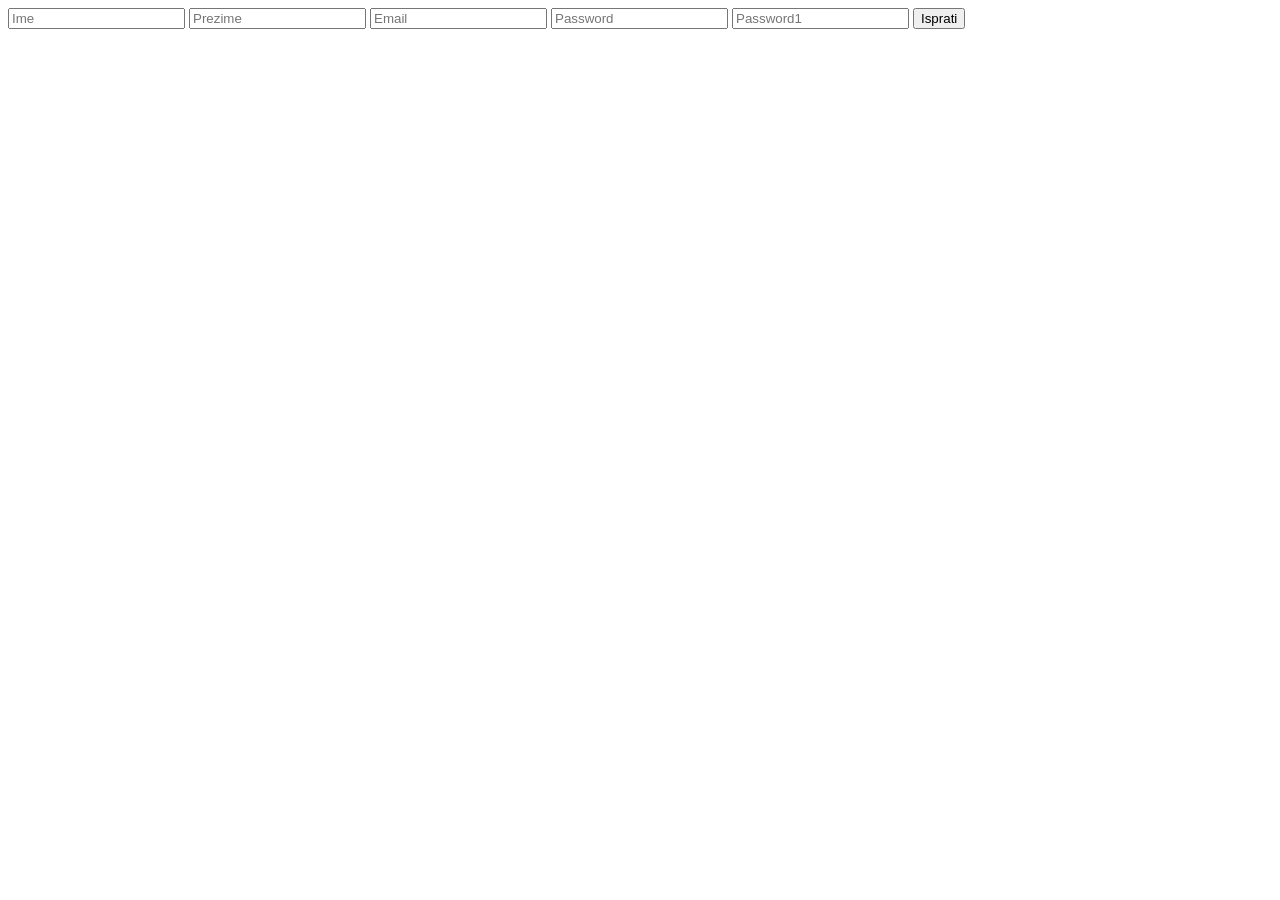
<file: c2.php/index.html>
<!DOCTYPE html>
<html>
<head>
	<title>signup</title>
</head>
<body>

<form action="index.php" method="POST">
	<input type="text" name="ime" placeholder="Ime" required="">
	<input type="text" name="prezime" placeholder="Prezime" required="">
	<input type="email" name="email" placeholder="Email" required="">
	<input type="password" name="password" placeholder="Password">
	<input type="password" name="password1" placeholder="Password1">
	<button type="submit">Isprati</button>
</form>

</body>
</html>
</file>
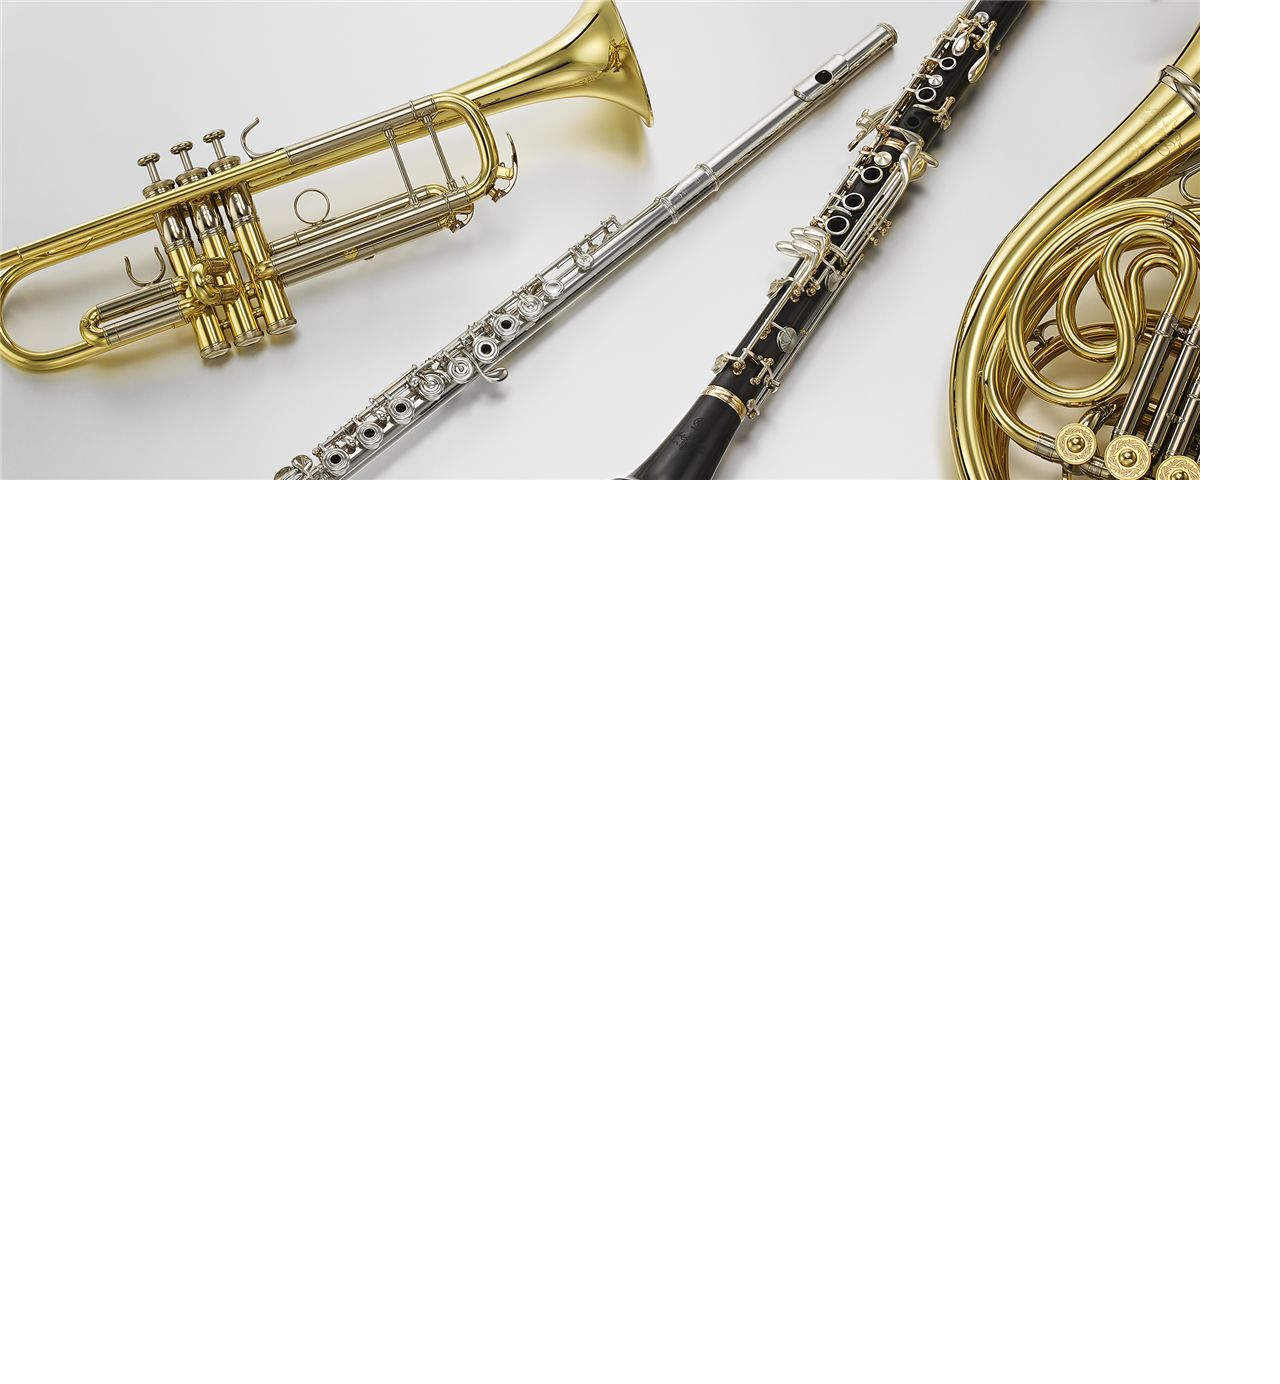
<file: DomashnaJavaS/index.html>
<!DOCTYPE html>
<html>
<head>
  <title>New page</title>
  <meta charset="utf-8"/>
  <link rel="stylesheet" href="index.css">
</head>
<body>
  <div class="overley">
      <img src="images/img1.jpg">
  </div>
  <ul class="galery">
    
  </ul>
  <script src="index.js"></script>
</body>
</html>
</file>
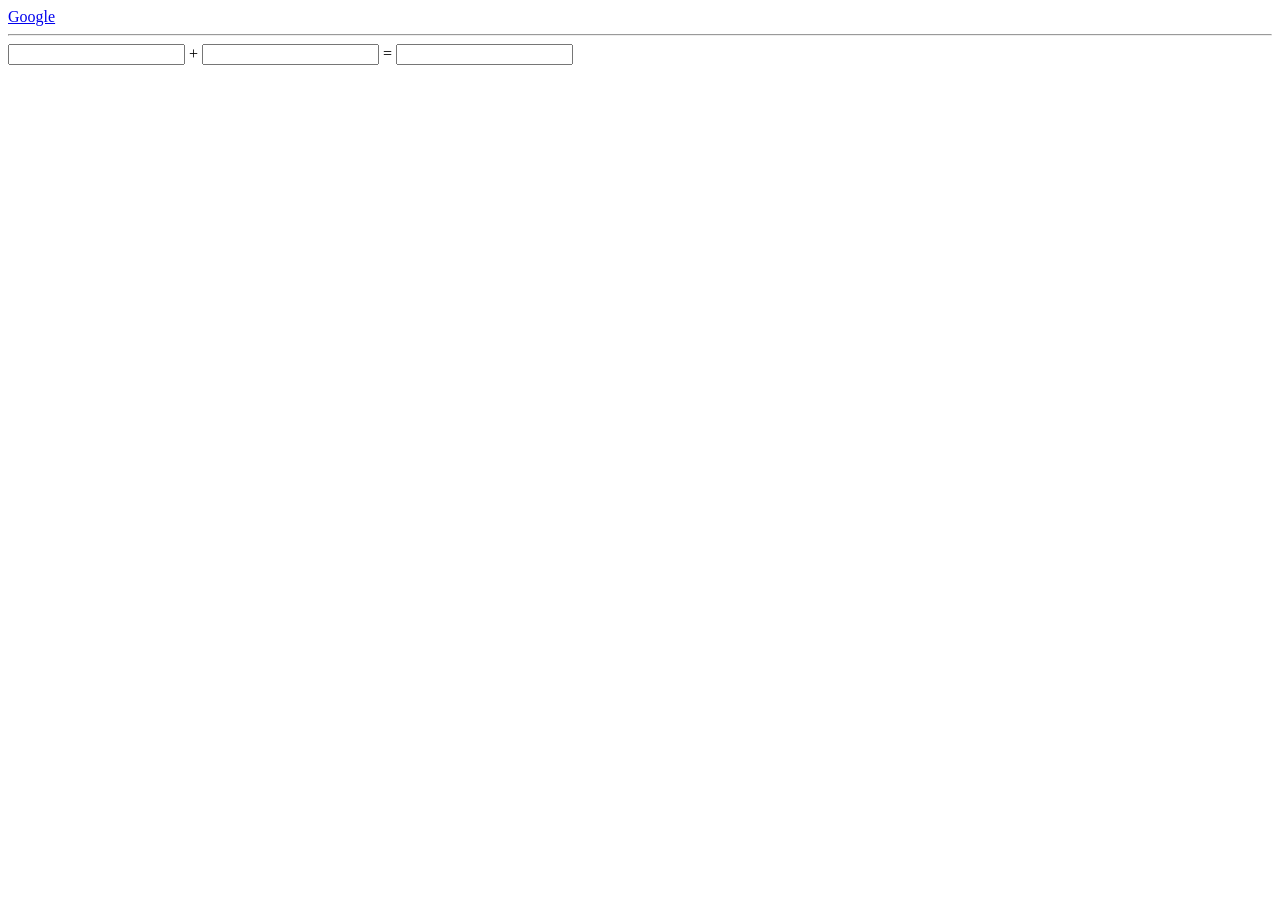
<file: DomashnaJavaS/Doma.js1/index.html>
<!DOCTYPE html>
<html>
<head>
	<title>DomashnaC/5</title>
	<meta charset="utf-8"/>
	<link rel="stylesheet" href="index.css">
</head>
<body>
	<a href = "https://google.com" class = "google-link">Google</a>

	<hr/>

	<input type="number" name="a">
    
    +

    <input type="number" name="b">

    =

    <input type="number" name="res">

    <div class = "winning-box">
    	<h2>You Win</h2>
    	<h2>$1 000 000</h2>
    </div>

    <script src = "index.js"></script>
    <script src = "index1.js"></script>
</body>
</html>
</file>
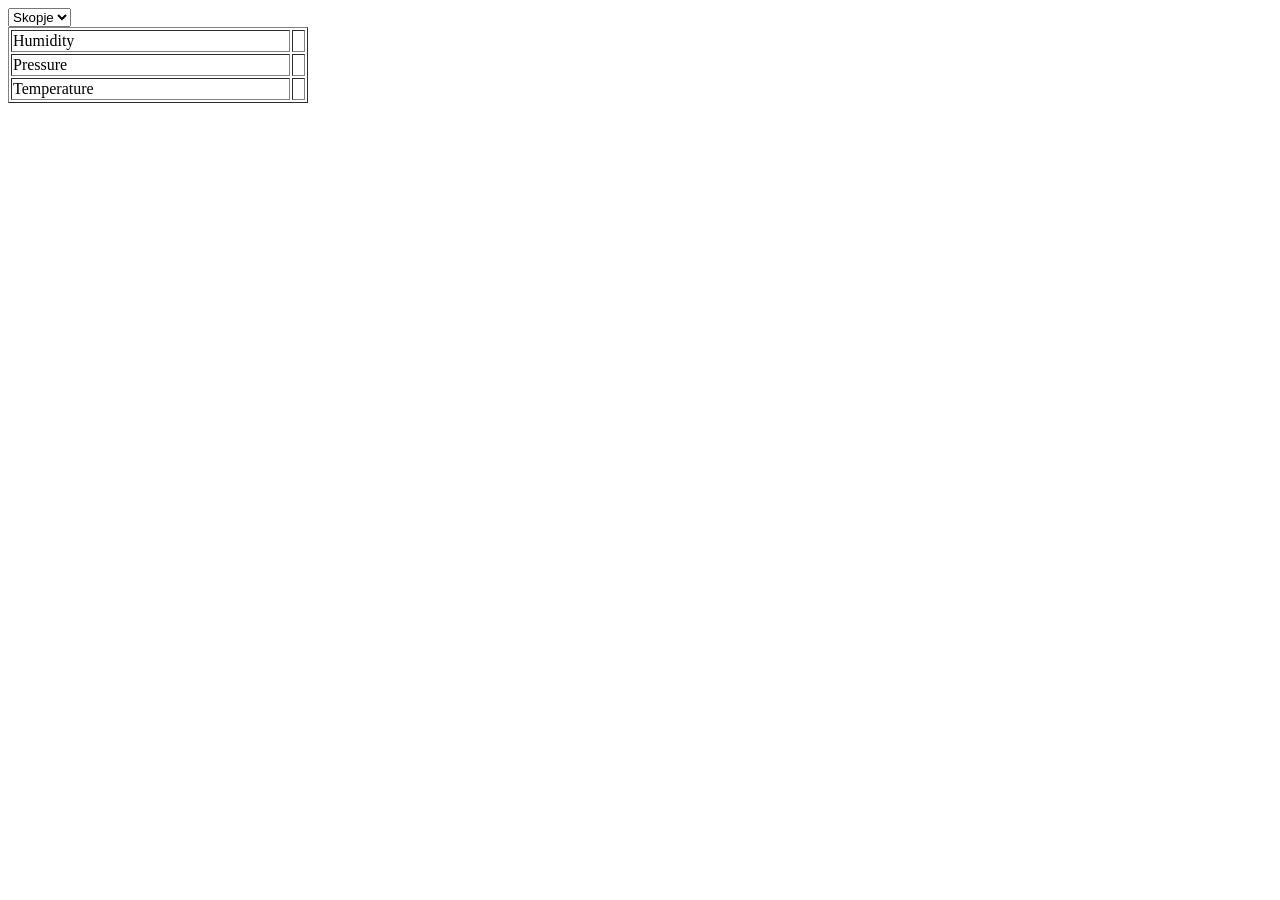
<file: DomashnaJavaS/Doma.js2/index.html>
<!DOCTYPE html>
<html>
<head>
	<title>c6</title>
	<meta charset="utf-8"/>
</head>
<body>
      <select class="gradovi">
      	  <option value="Skopje,mk">Skopje</option>
      	  <option value="Bitola,mk">Bitola</option>
      	  <option value="Tetovo,mk">Tetovo</option>
      	  <option value="Ohrid,mk">Ohrid</option>
      </select>

      <table width="300" border="1">
      	  <tr>
      	  	   <td>Humidity</td>
      	  	   <td class="weather-hum"></td>
      	  </tr>

      	  <tr>
      	  	   <td>Pressure</td>
      	  	   <td class="weather-pres"></td>
      	  </tr>

      	  <tr>
      	  	   <td>Temperature</td>
      	  	   <td class="weather-temp"></td>
      	  </tr>
      </table>

      <script src="index.js"></script>
</body>
</html>
</file>
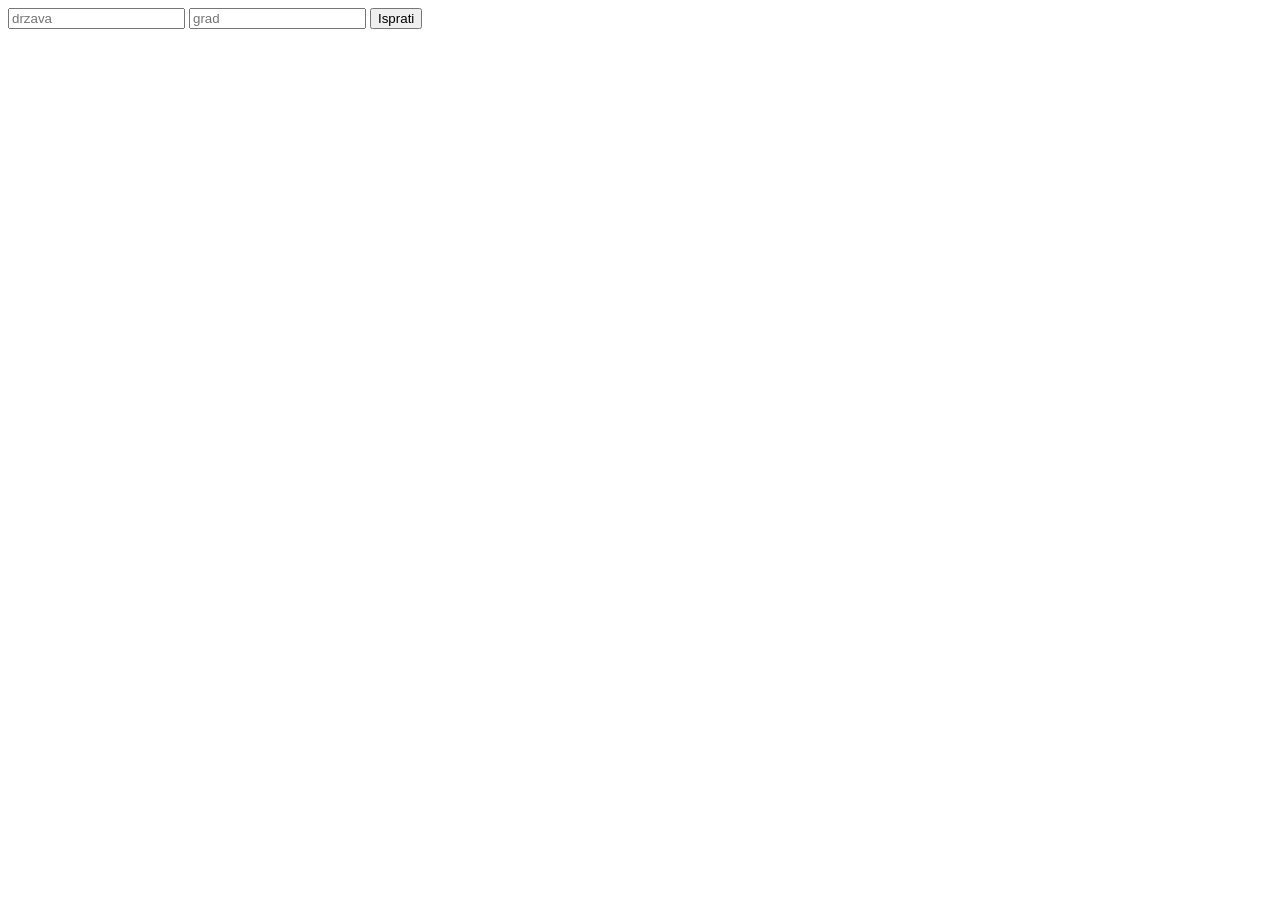
<file: c2_form.html>
<!DOCTYPE html>
<html>
<head>
	<title>My first PHP Form</title>
</head>
<body>
    <form action = "c2_form.php"  method="GET">
         <input type="text" name="drzava" placeholder="drzava">
         <input type="text" name="grad" placeholder="grad">
         <button type="submit">Isprati</button>
    </form>

</body>
</html>
</file>
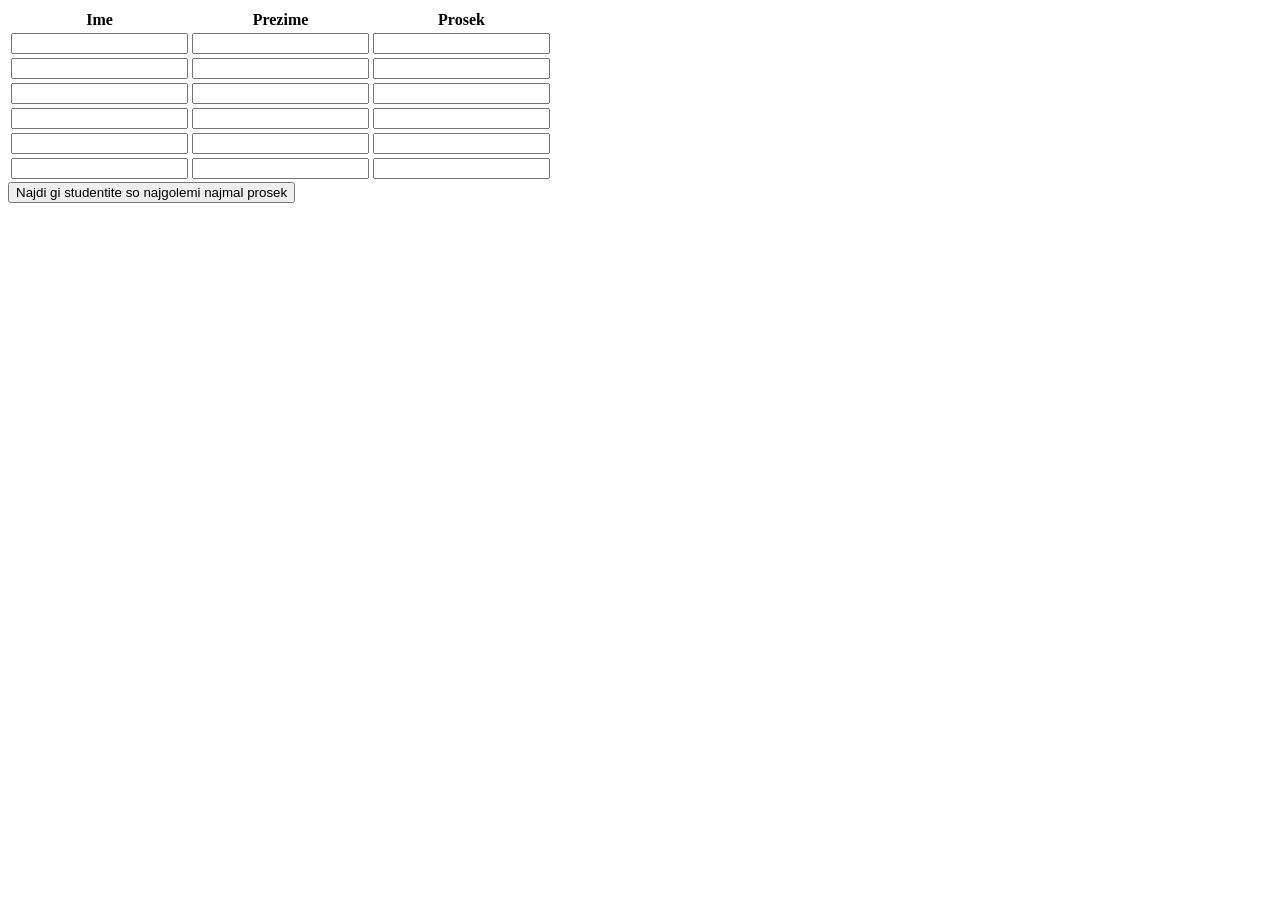
<file: PHPDOMA/studenti.html>
<!DOCTYPE html>
<html>
<head>
	<meta charset="utf-8"/>
	<title>New Page</title>
</head>
<body>
	<form action="studenti.php">
		<table>
			<tr>
				<th>Ime</th>
				<th>Prezime</th>
				<th>Prosek</th>
			</tr>
			<tr>
				<td>
					<input type="text" name="firstname[]" required="">
				</td>
				<td>
					<input type="text" name="lastname" required="">
				</td>
				<td>
					<input type="number" name="average[]" max="10" required>
				</td>
			</tr>
			<tr>
				<td>
					<input type="text" name="firstname[]" required="">
				</td>
				<td>
					<input type="text" name="lastname" required="">
				</td>
				<td>
					<input type="number" name="average[]" max="10" required>
				</td>
			</tr>
			<tr>
				<td>
					<input type="text" name="firstname[]" required="">
				</td>
				<td>
					<input type="text" name="lastname" required="">
				</td>
				<td>
					<input type="number" name="average[]" max="10" required>
				</td>
			</tr>
			<tr>
				<td>
					<input type="text" name="firstname[]" required="">
				</td>
				<td>
					<input type="text" name="lastname" required="">
				</td>
				<td>
					<input type="number" name="average[]" max="10" required>
				</td>
			</tr>
			<tr>
				<td>
					<input type="text" name="firstname[]" required="">
				</td>
				<td>
					<input type="text" name="lastname" required="">
				</td>
				<td>
					<input type="number" name="average[]" max="10" required>
				</td>
			</tr>
			<tr>
				<td>
					<input type="text" name="firstname[]" required="">
				</td>
				<td>
					<input type="text" name="lastname" required="">
				</td>
				<td>
					<input type="number" name="average[]" max="10" required>
				</td>
			</tr>
		</table>
		<button type="submit">Najdi  gi studentite so najgolemi najmal prosek</button>
		
	</form>

</body>
</html>
</file>
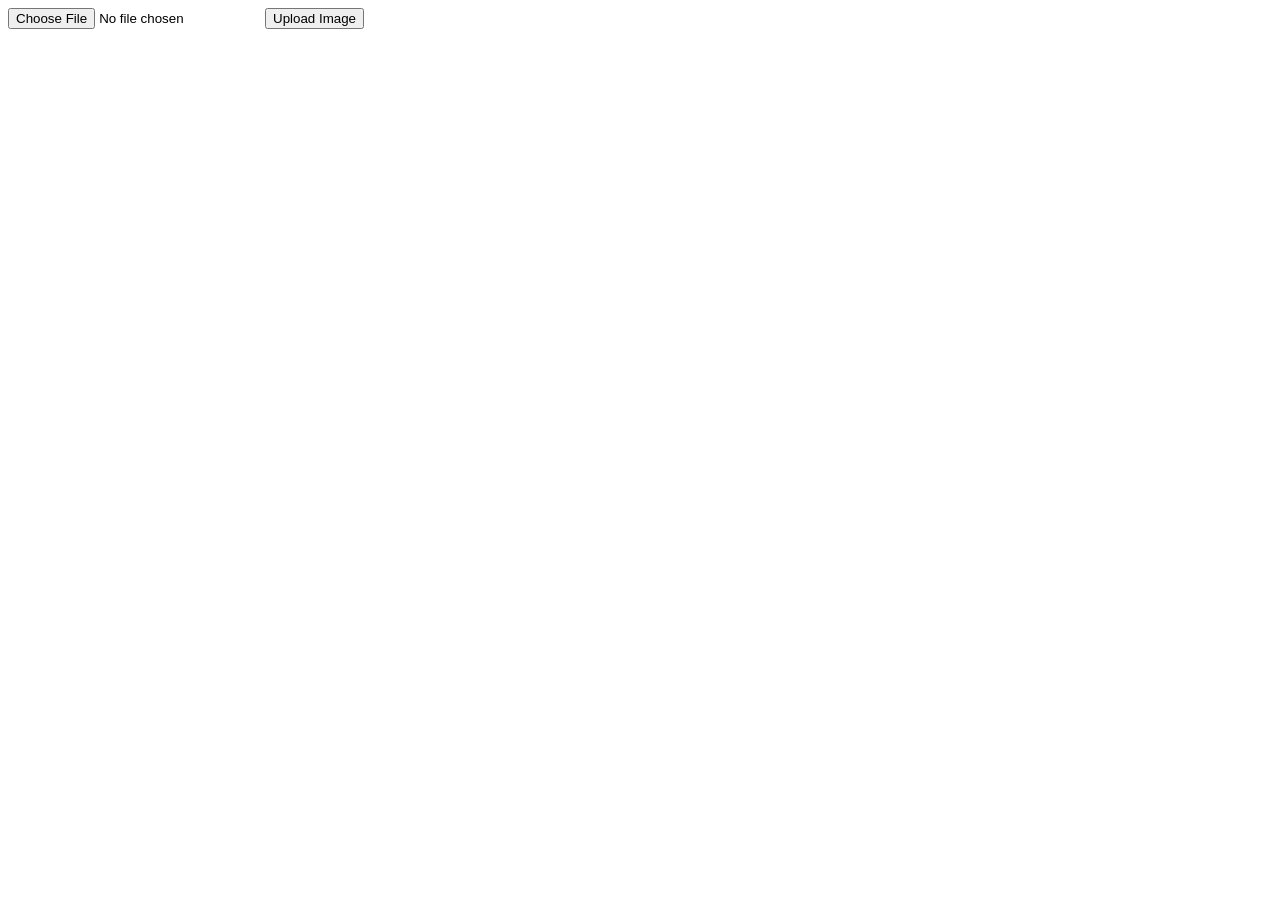
<file: Uploadphp/upload.html>
<!DOCTYPE html>
<html>
<head>
	<title>Upload</title>
	<meta charset="utf-8"/>
</head>
<body>
    <form action="upload.php" method="post" enctype="multipart/form-data">
        <input type="file" name="image">
        <button type="submit">Upload Image</button>
    	
    </form>
</body>
</html>
</file>
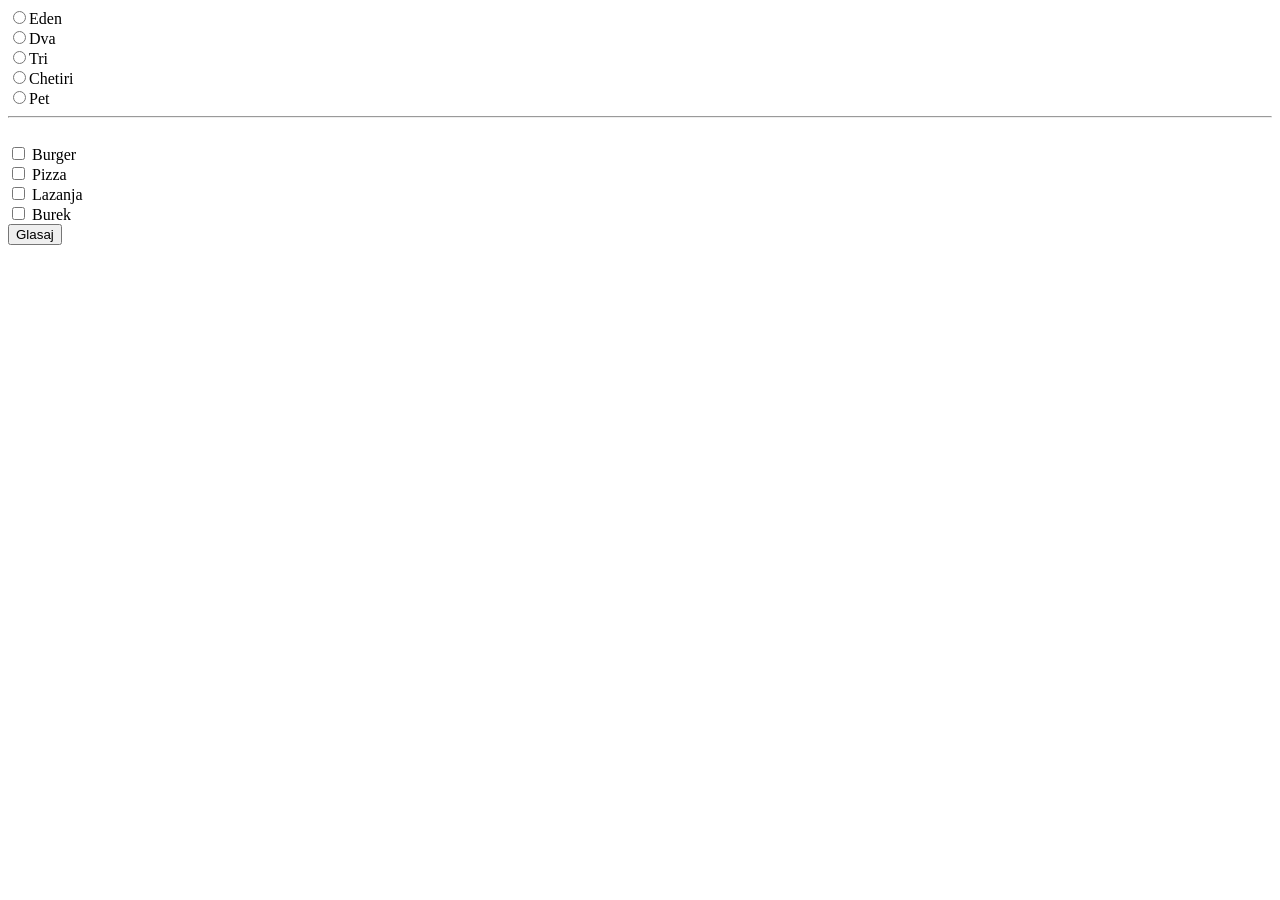
<file: PHPDOMA/anketa/anketa.html>
<!DOCTYPE html>
<html>
<head>
	<title>New Page</title>
	<meta charset="utf-8"/>
</head>
<body>
    <form action="anketa.php" method="post">
    	<label>
    	       <input type="radio" name="p" value="1">Eden
    	</label>
    	<br/>
    	<label>
    	       <input type="radio" name="p" value="2">Dva
    	<br/>
    	<label>
    	       <input type="radio" name="p" value="3">Tri
    	</label>
    	<br/>
    	<label>
    	       <input type="radio" name="p" value="4">Chetiri
    	</label>
    	<br/>
    	<label>
    	       <input type="radio" name="p" value="5">Pet
    	</label>
    	<br/>
    	<hr/>
    	<br/>
    	<label>
    		  <input type="checkbox" name="food[]" value="burger">  Burger
    	</label>
    	<br/>
    	<label>
    		  <input type="checkbox" name="food[]" value="pizza">  Pizza
    	</label>
    	<br/>
    	<label>
    		  <input type="checkbox" name="food[]" value="lasanja">  
    		  Lazanja
    	</label>
    	<br/>
    	<label>
    		  <input type="checkbox" name="food[]" value="burek">  Burek
    	</label>
    	<br/>
    	<button type = "submit">Glasaj</button>


    </form>
</body>
</html>
</file>
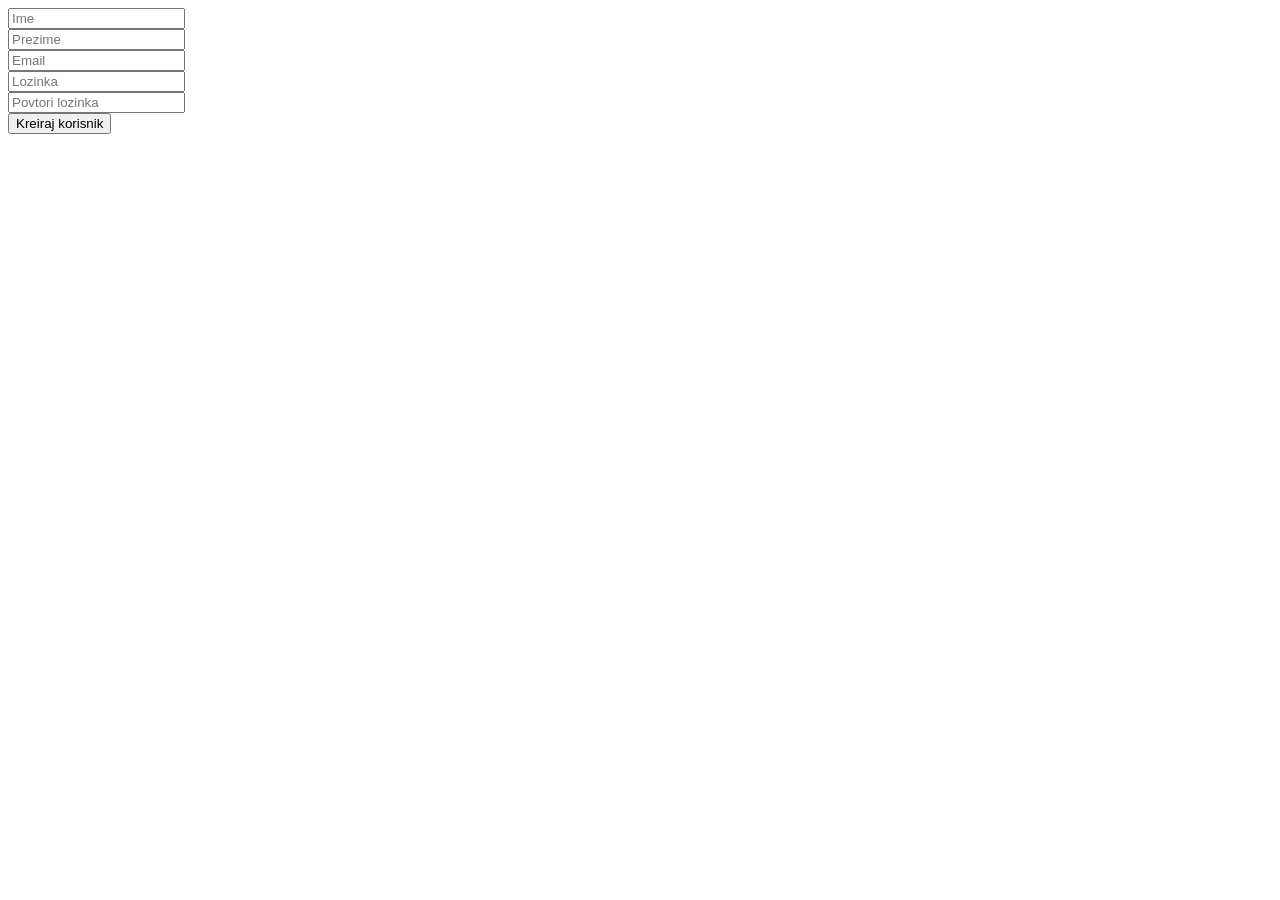
<file: PHPDOMA/singup/singup.html>
<!DOCTYPE html>
<html>
<head>
	<title>Singup</title>
	<meta charset="utf-8"/>
</head>
<body>
	<form action="singup.php" method="post">
		<input type="text" name="firstname" placeholder="Ime" required><br/>
		<input type="text" name="lastname" placeholder="Prezime" required><br/>
		<input type="email" name="email" placeholder="Email" required><br/>
		<input type="password" name="password1" placeholder="Lozinka" required><br/>
		<input type="password" name="password2" placeholder="Povtori lozinka" required><br/>

		<button type="submit">Kreiraj korisnik</button>
		
	</form>

</body>
</html>
</file>
<file: DomashnaJavaS/index.css>
html,body {
	width: 100%;
	height: 100%;
	padding: 0;
	margin: 0;

}

    ul.galery  {
    	width: 100%;
    	height: 100%;
    	padding: 0;
    	margin: 0;
    	list-style: none;
    }
        ul.galery li {
        	width: 200%;
        	height: 200%;
        	background-color: silver;
        	float: left;
        	margin: 20px;
        	position: relative;
        }
            ul.gallery  li span  {
            	display: bock;
            	position: absolute;
            	bottom: 0px;
            	background-color: rgba(0,0,0, .7);
            	color: #fff;
            	width: 100%;
            	text-align: center;
            	font-family: sans-serif;
            	padding: 5px  0;
            }

            ul.gallery li button {
            	position: absolute;
            	top: -10px;
            	right: -10px;
            	width: 30px;
            	height: 30px;
            	border-radius: 50%;
            	border: 1px solid #000;
            	font-size: 20px;
            	font-weight: bold;
            	background-color: #fff;
            	display: none;
            } 

            ul.gallery li : hover button {
            	display: block;
            }
.overlay {
	position: fixed;
	width: 100%;
	height: 100%;
	z-index: 1000;
	background-color: rgba(0,0,0, .5);
	display: none;
}
    .overlay img {
    	position: absolute;
    	top: calc(50% - 187px);
    	left: calc(50% - 200px);
    	box-shadow: 0 0 50px rgba(0,0,0, .3);
    }
</file>
<file: DomashnaJavaS/Doma.js1/index.css>
.winning-box {
	width: 100%;
	background-color: red;
	text-align: center;
    font-size: 50px;
    color: #fff;
    padding: 50px;
    display: none;
}
</file>
